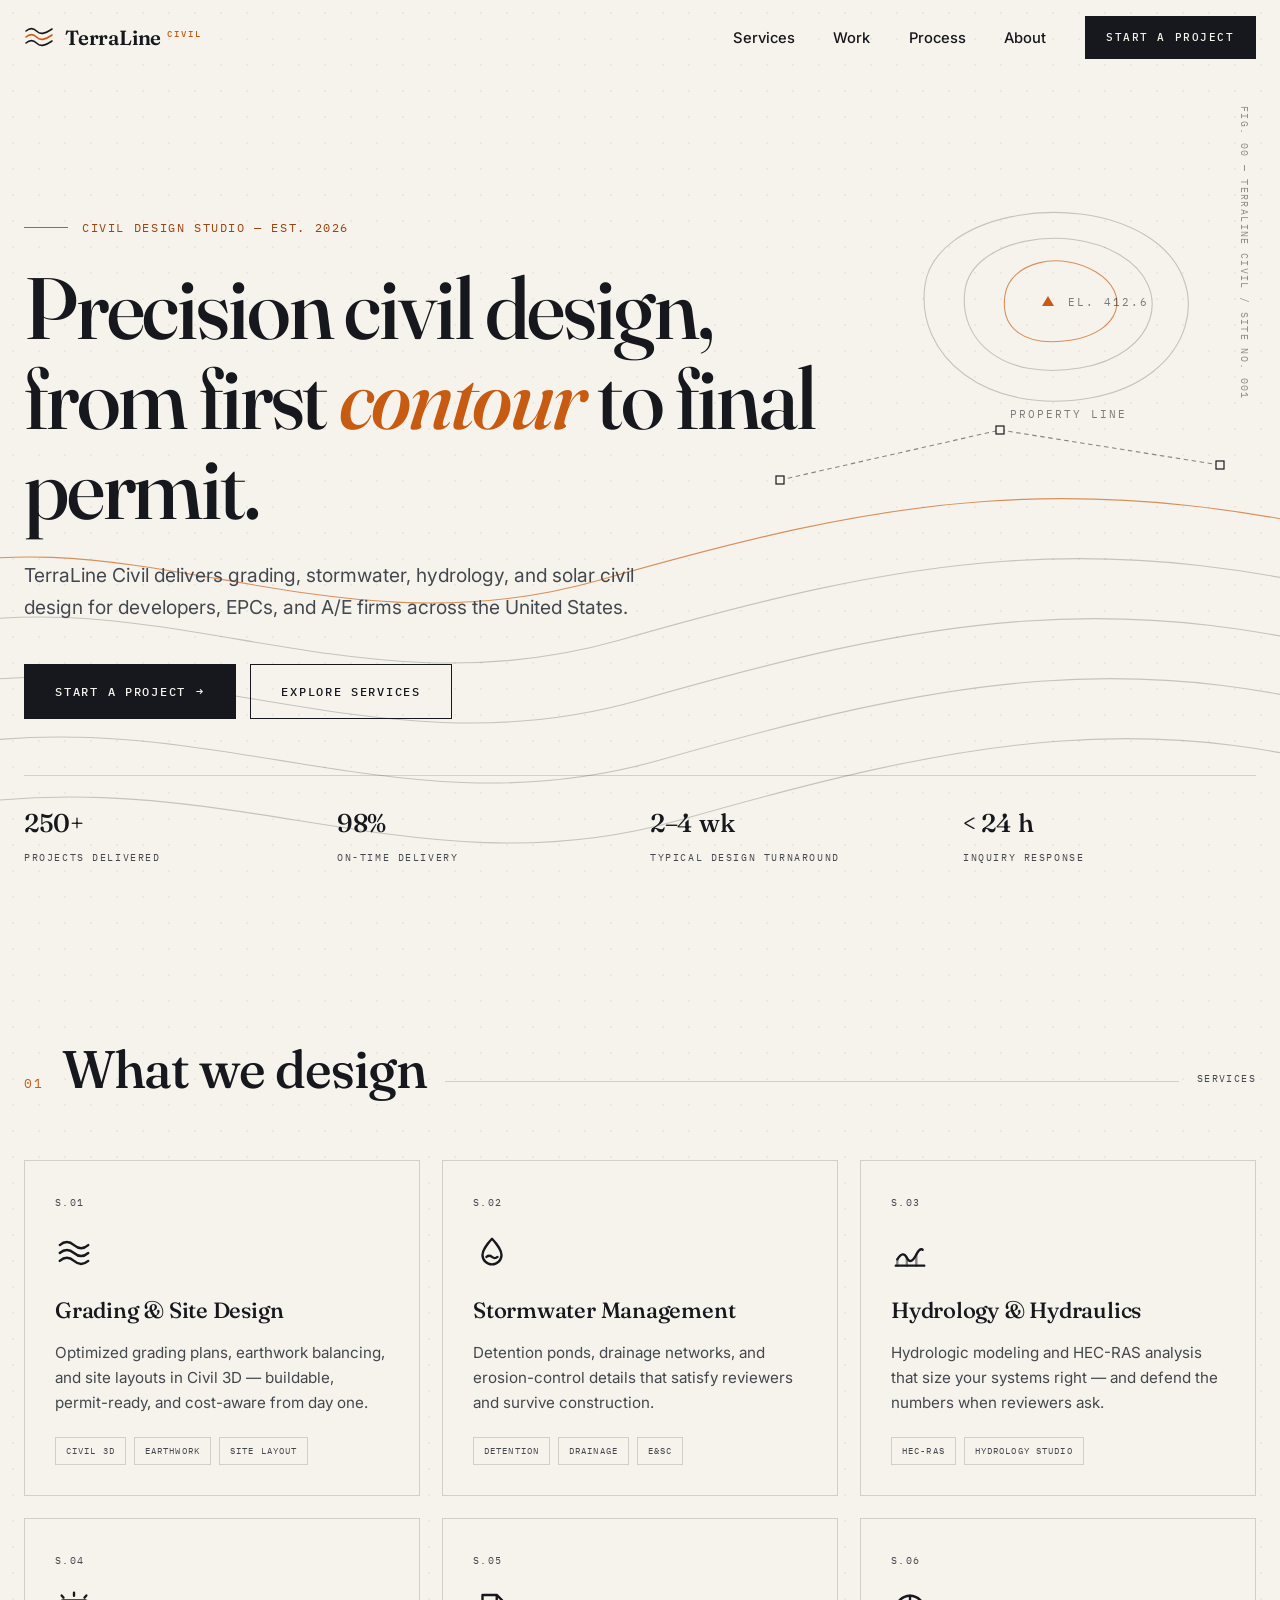
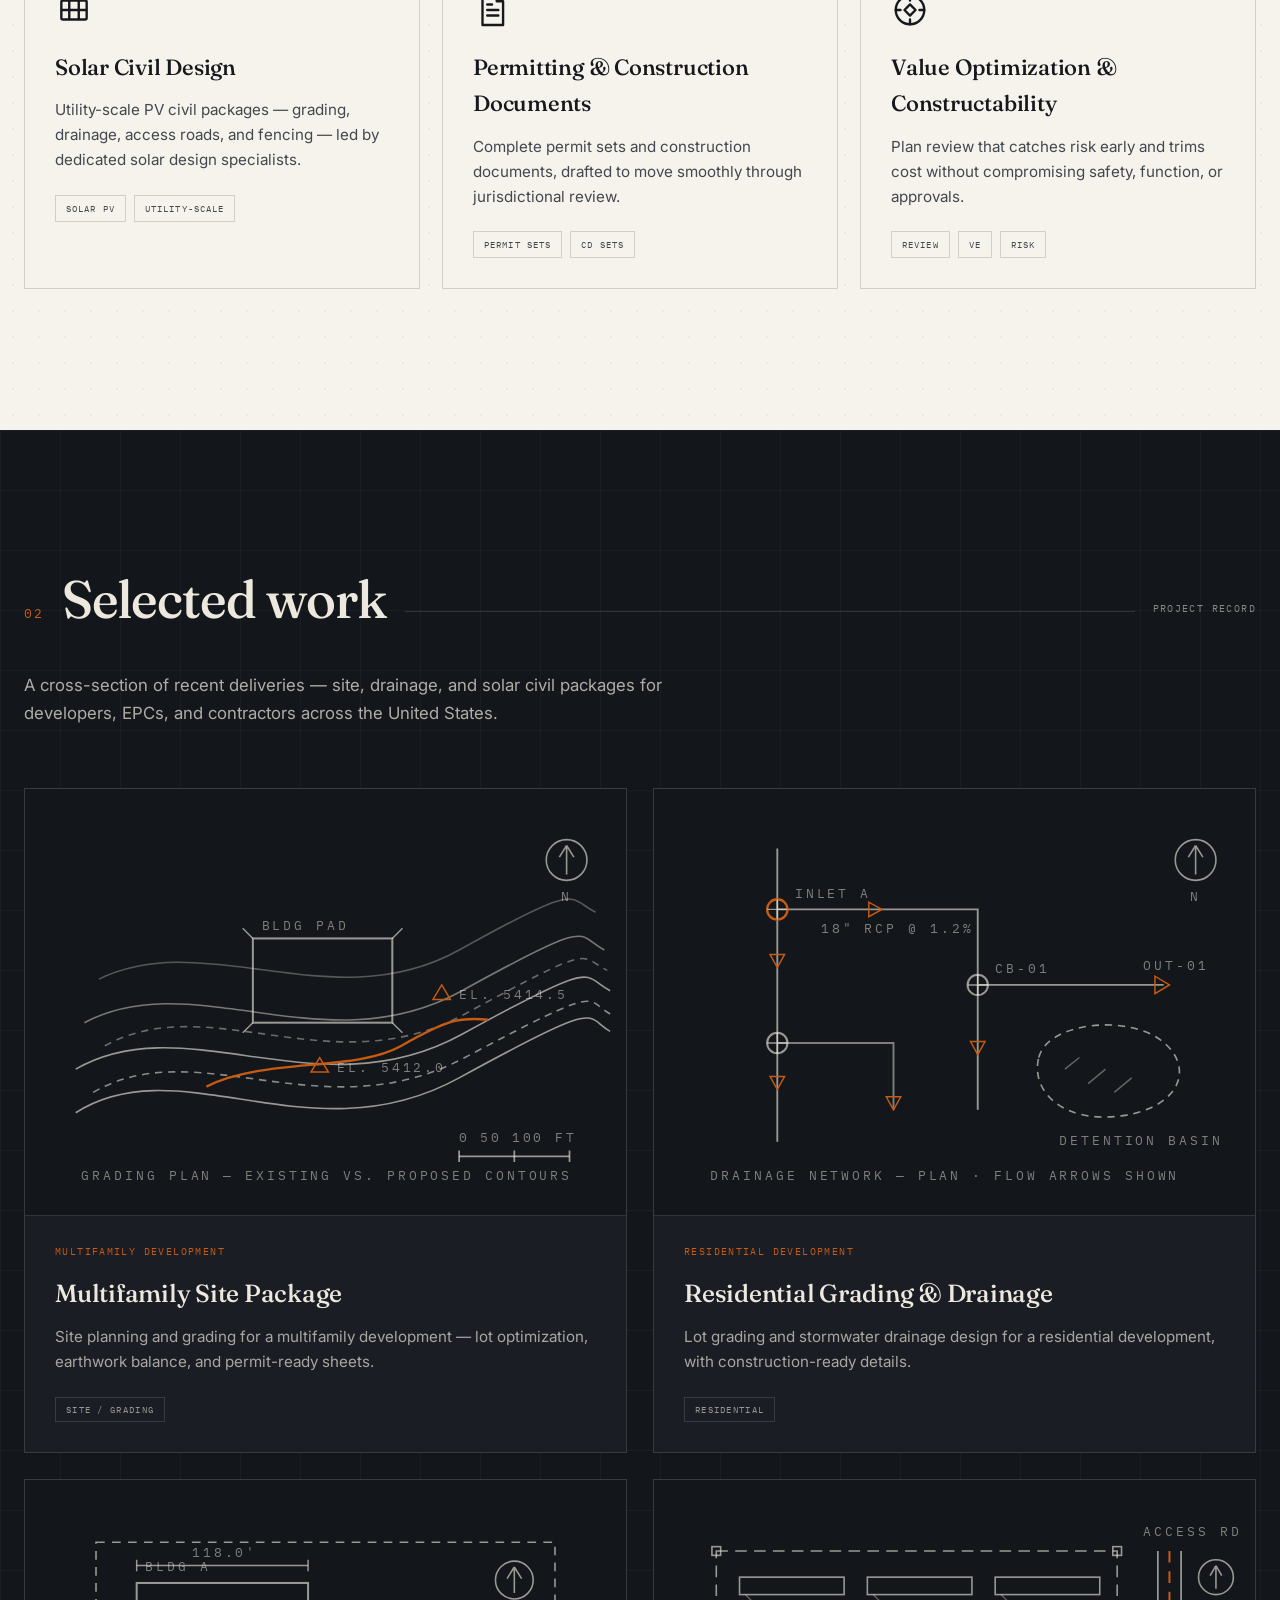
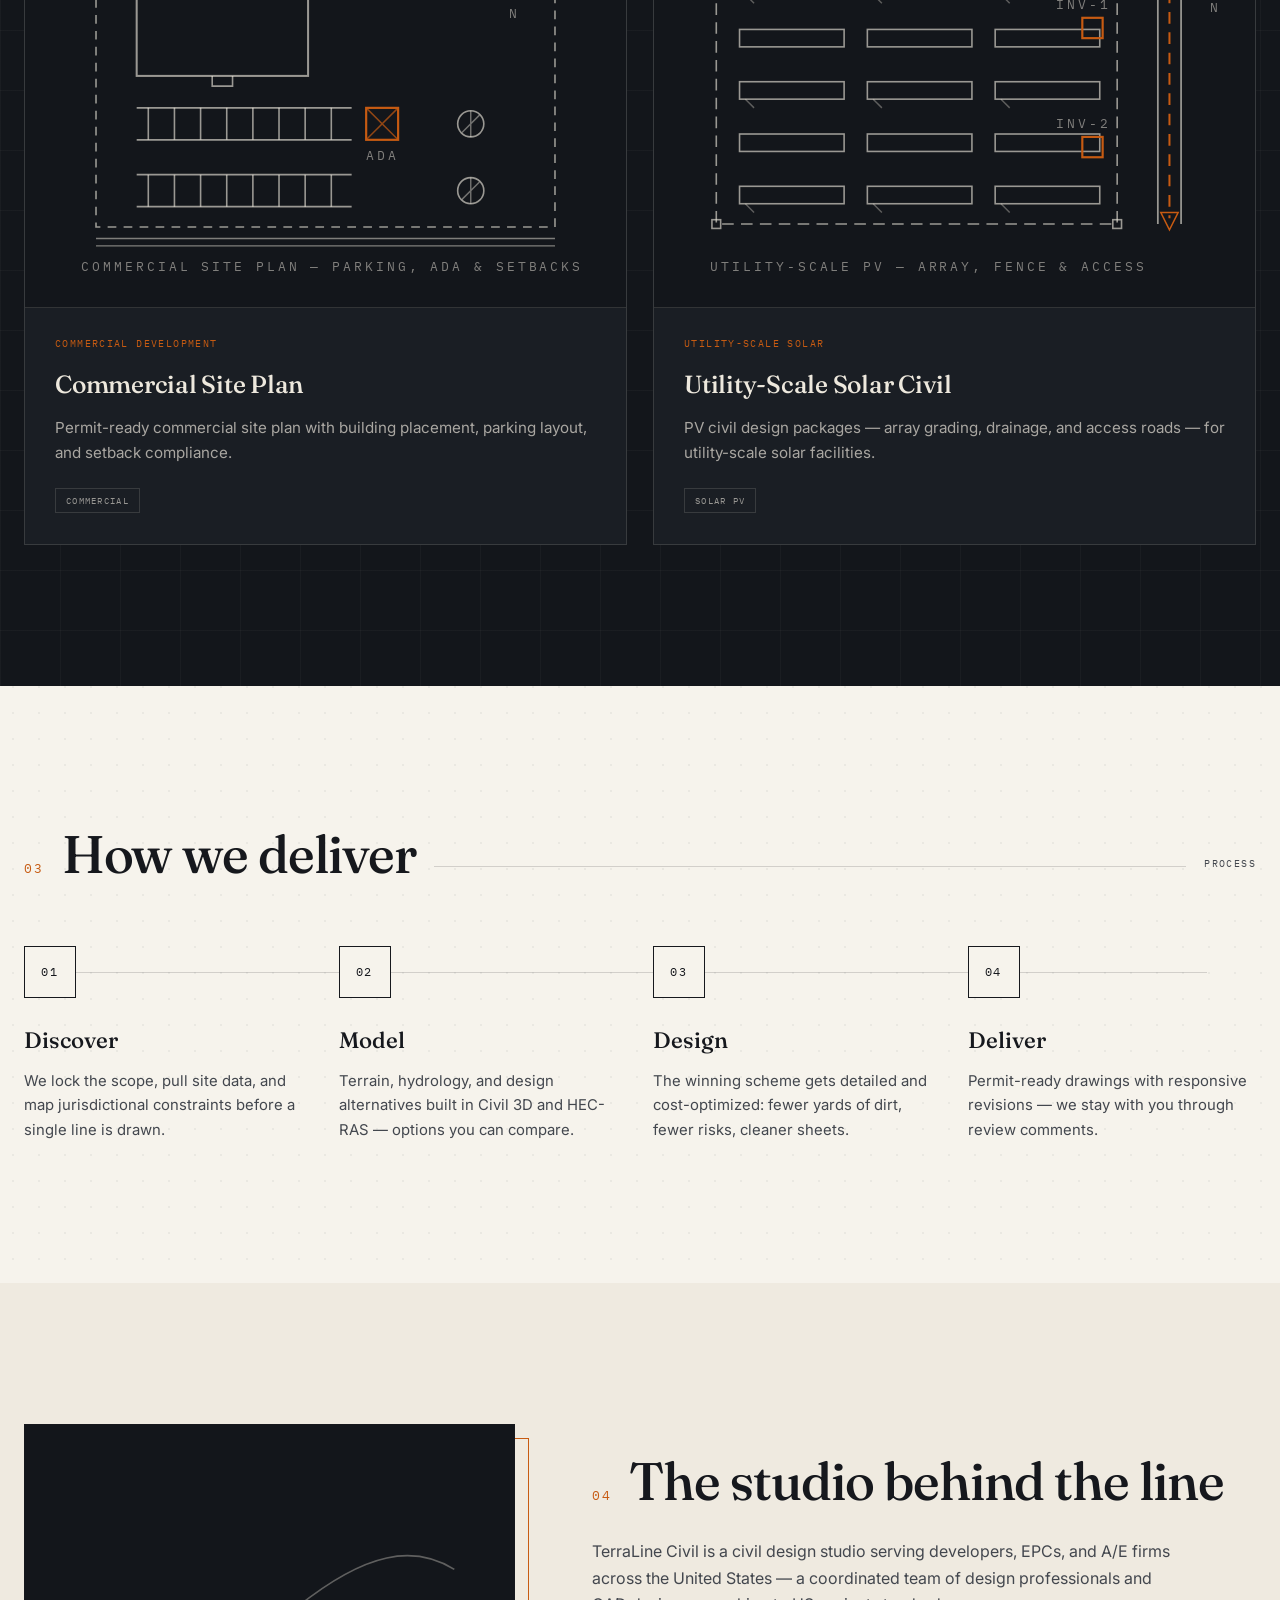
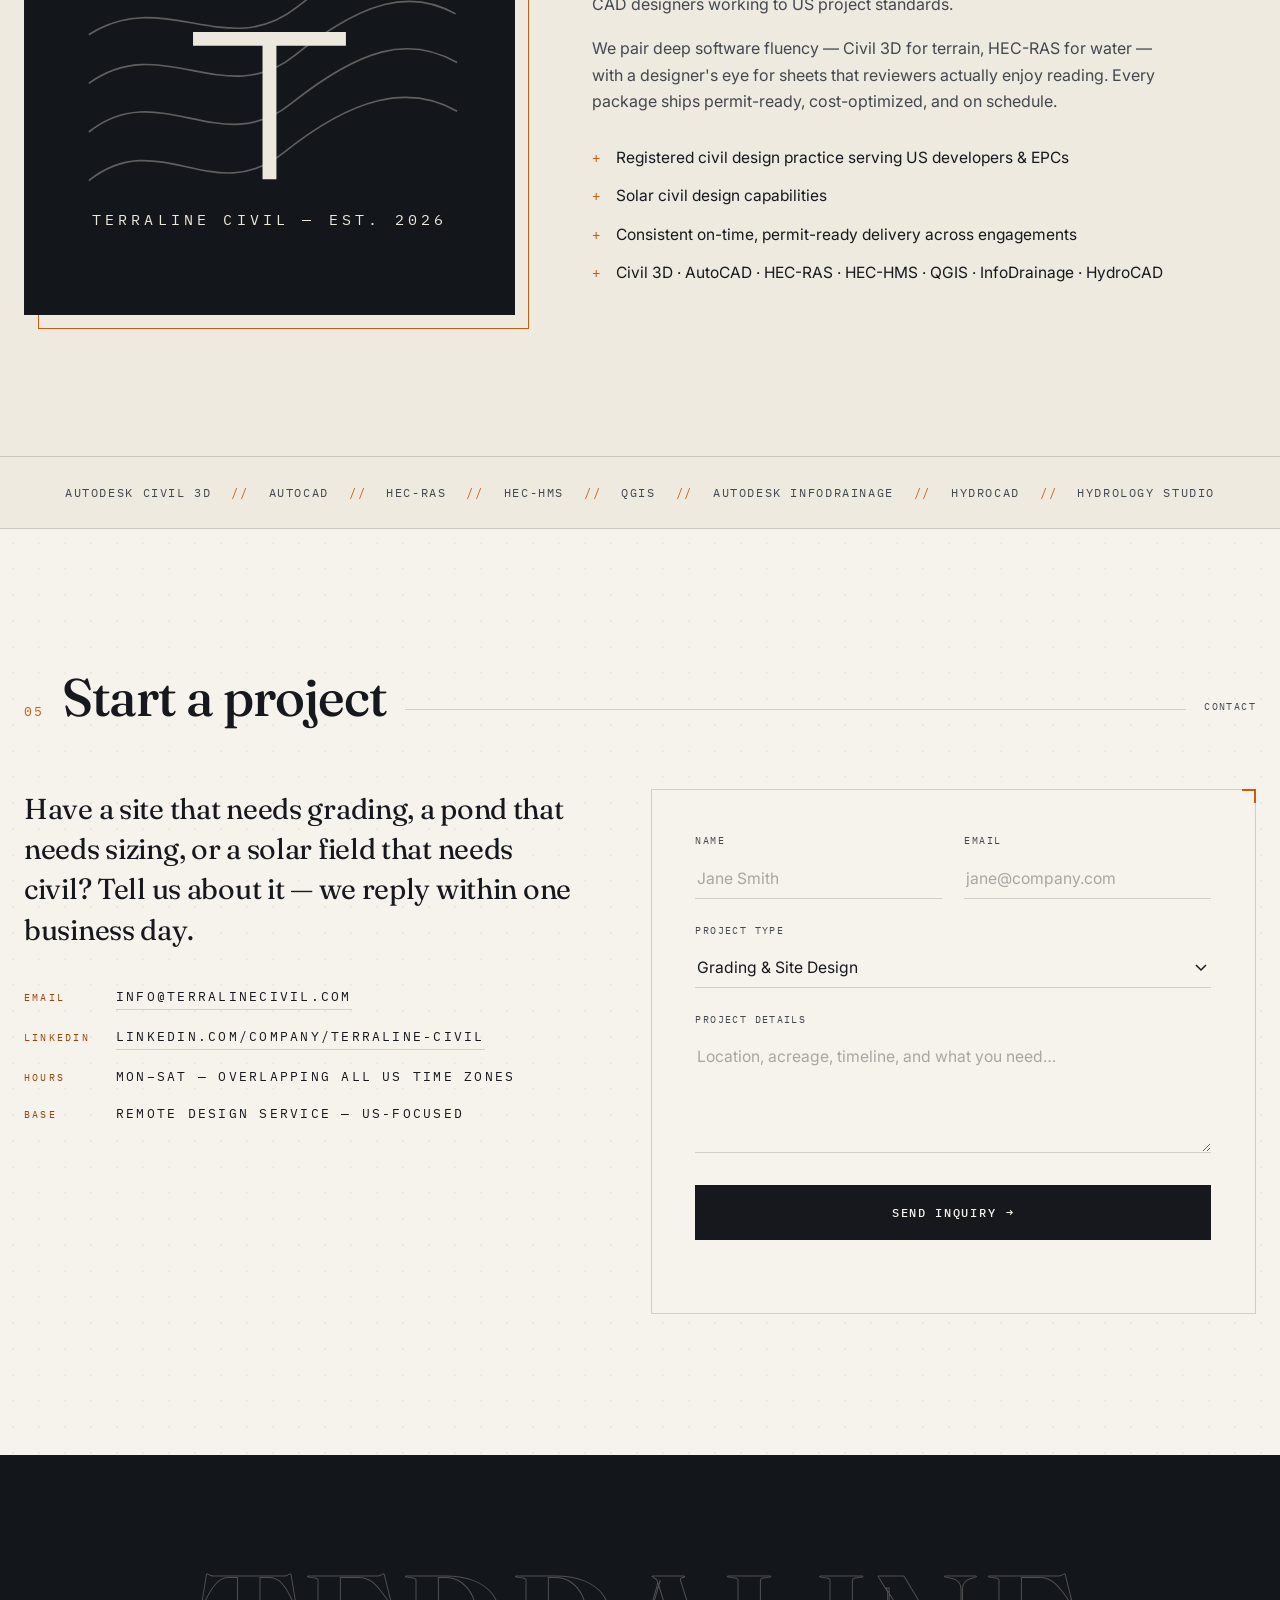
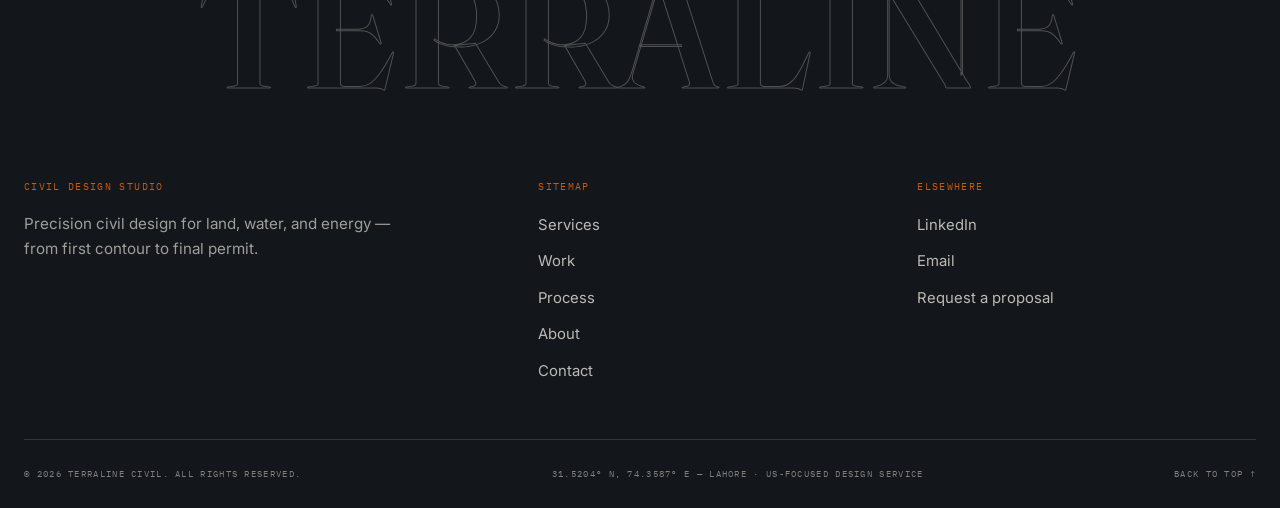
<file: index.html>
<!DOCTYPE html>
<html lang="en">
<head>
  <meta charset="UTF-8">
  <meta name="viewport" content="width=device-width, initial-scale=1.0">
  <link rel="canonical" href="https://terralinecivil.com/">
  <title>TerraLine Civil — Precision Civil Design Studio</title>
  <meta name="description" content="TerraLine Civil is a civil design studio delivering grading, stormwater, hydrology, and solar PV civil design for developers, EPCs, and A/E firms across the United States.">
  <meta property="og:title" content="TerraLine Civil — Precision Civil Design Studio">
  <meta property="og:description" content="Grading, stormwater, hydrology, and solar civil design — from first contour to final permit.">
  <meta property="og:type" content="website">
  <meta property="og:image" content="assets/og-image.png">
  <link rel="icon" type="image/svg+xml" href="assets/favicon.svg">
  <link rel="preconnect" href="https://fonts.googleapis.com">
  <link rel="preconnect" href="https://fonts.gstatic.com" crossorigin>
  <link href="https://fonts.googleapis.com/css2?family=Fraunces:ital,opsz,wght@0,9..144,400;0,9..144,500;0,9..144,600;1,9..144,400;1,9..144,500&family=Inter:wght@400;500;600&family=IBM+Plex+Mono:wght@400;500&display=swap" rel="stylesheet">
  <link rel="stylesheet" href="css/styles.css">
</head>
<body>

  <!-- ============ HEADER ============ -->
  <header class="site-header" id="siteHeader">
    <div class="container header-inner">
      <a href="#home" class="brand" aria-label="TerraLine Civil — home">
        <svg class="brand-mark" width="30" height="30" viewBox="0 0 30 30" fill="none" aria-hidden="true">
          <path d="M2 21c4-3.5 7-3.5 10.5 0S20 24.5 28 19" stroke="currentColor" stroke-width="1.6" stroke-linecap="round"/>
          <path d="M2 15c4-3.5 7-3.5 10.5 0S20 18.5 28 13" stroke="var(--accent)" stroke-width="1.6" stroke-linecap="round"/>
          <path d="M2 9c4-3.5 7-3.5 10.5 0S20 12.5 28 7" stroke="currentColor" stroke-width="1.6" stroke-linecap="round"/>
        </svg>
        <span class="brand-text">TerraLine<span class="brand-sub">Civil</span></span>
      </a>

      <nav class="site-nav" aria-label="Primary">
        <ul class="nav-list">
          <li><a href="#services" class="nav-link">Services</a></li>
          <li><a href="#work" class="nav-link">Work</a></li>
          <li><a href="#process" class="nav-link">Process</a></li>
          <li><a href="#about" class="nav-link">About</a></li>
          <li><a href="#contact" class="btn btn-small btn-solid">Start a project</a></li>
        </ul>
      </nav>

      <button class="menu-btn" id="menuBtn" aria-expanded="false" aria-controls="mobileMenu" aria-label="Toggle menu">
        <span></span><span></span><span></span>
      </button>
    </div>
  </header>

  <!-- Mobile overlay menu -->
  <div class="mobile-menu" id="mobileMenu" aria-hidden="true">
    <nav aria-label="Mobile">
      <ul>
        <li><a href="#services" class="mobile-link">Services</a></li>
        <li><a href="#work" class="mobile-link">Work</a></li>
        <li><a href="#process" class="mobile-link">Process</a></li>
        <li><a href="#about" class="mobile-link">About</a></li>
        <li><a href="#contact" class="mobile-link">Contact</a></li>
      </ul>
    </nav>
    <p class="mobile-menu-meta mono">TERRALINE CIVIL — LAHORE · SERVICING THE US</p>
  </div>

  <main>

    <!-- ============ HERO ============ -->
    <section class="hero" id="home">
      <svg class="hero-contours" viewBox="0 0 1440 900" preserveAspectRatio="xMidYMid slice" aria-hidden="true">
        <!-- flowing contours -->
        <g class="contour-group">
          <path pathLength="1000" d="M-40 640 C 220 560, 420 720, 700 640 S 1180 520, 1500 610"/>
          <path pathLength="1000" d="M-40 700 C 240 620, 440 780, 720 700 S 1200 580, 1500 670"/>
          <path pathLength="1000" d="M-40 760 C 260 680, 460 840, 740 760 S 1220 640, 1500 730"/>
          <path pathLength="1000" d="M-40 820 C 280 740, 480 900, 760 820 S 1240 700, 1500 790"/>
          <path pathLength="1000" class="accent-line" d="M-40 580 C 200 500, 400 660, 680 580 S 1160 460, 1500 550"/>
        </g>
        <!-- topo hill, upper right -->
        <g class="hill-group">
          <path pathLength="1000" d="M1005 285 C 1015 215, 1150 190, 1225 235 C 1300 280, 1275 380, 1170 398 C 1065 416, 995 355, 1005 285 Z"/>
          <path pathLength="1000" d="M1045 290 C 1052 240, 1145 222, 1200 255 C 1255 288, 1238 355, 1160 368 C 1082 381, 1038 340, 1045 290 Z"/>
          <path pathLength="1000" class="accent-line" d="M1085 295 C 1090 262, 1140 250, 1176 272 C 1212 294, 1200 332, 1152 340 C 1104 348, 1080 328, 1085 295 Z"/>
          <path class="spot-el" d="M1128 296 l6 10 h-12 Z"/>
          <text class="contour-label" x="1148" y="306">EL. 412.6</text>
        </g>
        <!-- property line -->
        <g class="pl-group">
          <path pathLength="1000" class="property-line" d="M860 480 L 1080 430 L 1300 465"/>
          <rect class="pl-node" x="856" y="476" width="8" height="8"/>
          <rect class="pl-node" x="1076" y="426" width="8" height="8"/>
          <rect class="pl-node" x="1296" y="461" width="8" height="8"/>
          <text class="contour-label" x="1090" y="418">PROPERTY LINE</text>
        </g>
      </svg>

      <div class="container hero-inner">
        <p class="eyebrow mono reveal">Civil Design Studio — Est. 2026</p>
        <h1 class="hero-title reveal" data-delay="1">
          Precision civil design, from first <em>contour</em> to final permit.
        </h1>
        <p class="hero-sub reveal" data-delay="2">
          TerraLine Civil delivers grading, stormwater, hydrology, and solar civil
          design for developers, EPCs, and A/E firms across the United States.
        </p>
        <div class="hero-cta reveal" data-delay="3">
          <a href="#contact" class="btn btn-solid">Start a project <span class="btn-arrow" aria-hidden="true">→</span></a>
          <a href="#services" class="btn btn-ghost">Explore services</a>
        </div>
      </div>

      <div class="container hero-stats reveal" data-delay="4">
        <div class="stat">
          <span class="stat-value">250+</span>
          <span class="stat-label mono">Projects delivered</span>
        </div>
        <div class="stat">
          <span class="stat-value">98%</span>
          <span class="stat-label mono">On-time delivery</span>
        </div>
        <div class="stat">
          <span class="stat-value">2–4 wk</span>
          <span class="stat-label mono">Typical design turnaround</span>
        </div>
        <div class="stat">
          <span class="stat-value">&lt; 24 h</span>
          <span class="stat-label mono">Inquiry response</span>
        </div>
      </div>

      <div class="hero-fig mono" aria-hidden="true">FIG. 00 — TERRALINE CIVIL / SITE NO. 001</div>
    </section>

    <!-- ============ SERVICES ============ -->
    <section class="section" id="services">
      <div class="container">
        <div class="section-head reveal">
          <span class="section-index mono">01</span>
          <h2>What we design</h2>
          <span class="section-rule" aria-hidden="true"></span>
          <span class="section-tag mono">SERVICES</span>
        </div>

        <div class="services-grid" data-stagger>
          <article class="card reveal">
            <div class="card-num mono">S.01</div>
            <svg class="card-icon" viewBox="0 0 24 24" fill="none" aria-hidden="true">
              <path d="M3 17c3-2.6 6-2.6 9 0s6 2.6 9 0" stroke="currentColor" stroke-width="1.5" stroke-linecap="round"/>
              <path d="M3 12c3-2.6 6-2.6 9 0s6 2.6 9 0" stroke="currentColor" stroke-width="1.5" stroke-linecap="round"/>
              <path d="M3 7c3-2.6 6-2.6 9 0s6 2.6 9 0" stroke="currentColor" stroke-width="1.5" stroke-linecap="round"/>
            </svg>
            <h3>Grading &amp; Site Design</h3>
            <p>Optimized grading plans, earthwork balancing, and site layouts in Civil&nbsp;3D — buildable, permit-ready, and cost-aware from day one.</p>
            <div class="card-tags mono"><span>Civil 3D</span><span>Earthwork</span><span>Site layout</span></div>
          </article>

          <article class="card reveal">
            <div class="card-num mono">S.02</div>
            <svg class="card-icon" viewBox="0 0 24 24" fill="none" aria-hidden="true">
              <path d="M12 3s6 6.2 6 10.2A6 6 0 0 1 6 13.2C6 9.2 12 3 12 3Z" stroke="currentColor" stroke-width="1.5" stroke-linejoin="round"/>
              <path d="M8.5 14.5c1.2-1 2.3-1 3.5 0s2.3 1 3.5 0" stroke="currentColor" stroke-width="1.5" stroke-linecap="round"/>
            </svg>
            <h3>Stormwater Management</h3>
            <p>Detention ponds, drainage networks, and erosion-control details that satisfy reviewers and survive construction.</p>
            <div class="card-tags mono"><span>Detention</span><span>Drainage</span><span>E&amp;SC</span></div>
          </article>

          <article class="card reveal">
            <div class="card-num mono">S.03</div>
            <svg class="card-icon" viewBox="0 0 24 24" fill="none" aria-hidden="true">
              <path d="M3 20h18" stroke="currentColor" stroke-width="1.5" stroke-linecap="round"/>
              <path d="M4 16c2.5-4 4.5-4 6-1s3.5 3 6-2 4-3 4-3" stroke="currentColor" stroke-width="1.5" stroke-linecap="round"/>
              <path d="M4 16v4M10 15v5M16 13v7" stroke="currentColor" stroke-width="1.5" stroke-linecap="round" opacity=".5"/>
            </svg>
            <h3>Hydrology &amp; Hydraulics</h3>
            <p>Hydrologic modeling and HEC-RAS analysis that size your systems right — and defend the numbers when reviewers ask.</p>
            <div class="card-tags mono"><span>HEC-RAS</span><span>Hydrology Studio</span></div>
          </article>

          <article class="card reveal">
            <div class="card-num mono">S.04</div>
            <svg class="card-icon" viewBox="0 0 24 24" fill="none" aria-hidden="true">
              <rect x="4" y="6" width="16" height="12" rx="1" stroke="currentColor" stroke-width="1.5"/>
              <path d="M4 12h16M9 6v12M15 6v12" stroke="currentColor" stroke-width="1.5"/>
              <path d="M12 1v2M4.2 2.8l1.2 1.4M19.8 2.8l-1.2 1.4" stroke="currentColor" stroke-width="1.5" stroke-linecap="round"/>
            </svg>
            <h3>Solar Civil Design</h3>
            <p>Utility-scale PV civil packages — grading, drainage, access roads, and fencing — led by dedicated solar design specialists.</p>
            <div class="card-tags mono"><span>Solar PV</span><span>Utility-scale</span></div>
          </article>

          <article class="card reveal">
            <div class="card-num mono">S.05</div>
            <svg class="card-icon" viewBox="0 0 24 24" fill="none" aria-hidden="true">
              <path d="M6 2.5h9l4 4V21.5H6Z" stroke="currentColor" stroke-width="1.5" stroke-linejoin="round"/>
              <path d="M15 2.5v4h4" stroke="currentColor" stroke-width="1.5" stroke-linejoin="round"/>
              <path d="M9 12h7M9 15.5h7M9 8.5h3" stroke="currentColor" stroke-width="1.5" stroke-linecap="round"/>
            </svg>
            <h3>Permitting &amp; Construction Documents</h3>
            <p>Complete permit sets and construction documents, drafted to move smoothly through jurisdictional review.</p>
            <div class="card-tags mono"><span>Permit sets</span><span>CD sets</span></div>
          </article>

          <article class="card reveal">
            <div class="card-num mono">S.06</div>
            <svg class="card-icon" viewBox="0 0 24 24" fill="none" aria-hidden="true">
              <circle cx="12" cy="12" r="9" stroke="currentColor" stroke-width="1.5"/>
              <path d="M12 3v3M12 18v3M3 12h3M18 12h3" stroke="currentColor" stroke-width="1.5" stroke-linecap="round"/>
              <path d="M12 8.5 15.5 12 12 15.5 8.5 12Z" stroke="currentColor" stroke-width="1.5" stroke-linejoin="round"/>
            </svg>
            <h3>Value Optimization &amp; Constructability</h3>
            <p>Plan review that catches risk early and trims cost without compromising safety, function, or approvals.</p>
            <div class="card-tags mono"><span>Review</span><span>VE</span><span>Risk</span></div>
          </article>
        </div>
      </div>
    </section>

    <!-- ============ WORK ============ -->
    <section class="section section-dark" id="work">
      <div class="container">
        <div class="section-head reveal">
          <span class="section-index mono">02</span>
          <h2>Selected work</h2>
          <span class="section-rule" aria-hidden="true"></span>
          <span class="section-tag mono">PROJECT RECORD</span>
        </div>
        <p class="section-lede reveal">
          A cross-section of recent deliveries — site, drainage, and solar civil packages
          for developers, EPCs, and contractors across the United States.
        </p>

        <div class="work-grid" data-stagger>

          <article class="work-card reveal">
            <figure class="work-fig" aria-hidden="true">
              <svg viewBox="0 0 400 280" fill="none">
                <!-- existing contours (solid) -->
                <path d="M28 216 C 100 170, 190 248, 292 192 S 378 150, 396 160" stroke="currentColor" stroke-width="1.1"/>
                <path d="M28 186 C 104 142, 196 216, 294 162 S 376 122, 396 132" stroke="currentColor" stroke-width="1.1"/>
                <path d="M34 154 C 110 114, 200 184, 294 132 S 372 94, 392 104" stroke="currentColor" stroke-width="1.1" opacity=".75"/>
                <path d="M44 124 C 118 88, 206 152, 292 104 S 366 68, 386 78" stroke="currentColor" stroke-width="1.1" opacity=".5"/>
                <!-- proposed contours (dashed) -->
                <path d="M40 202 C 112 160, 198 230, 296 178 S 378 138, 396 148" stroke="currentColor" stroke-width="1.1" stroke-dasharray="5 4" opacity=".9"/>
                <path d="M48 170 C 120 130, 204 198, 296 148 S 374 108, 394 118" stroke="currentColor" stroke-width="1.1" stroke-dasharray="5 4" opacity=".65"/>
                <!-- building pad with corner ticks -->
                <rect x="150" y="96" width="96" height="58" stroke="currentColor" stroke-width="1.4"/>
                <path d="M150 96 l-7 -7 M246 96 l7 -7 M150 154 l-7 7 M246 154 l7 7" stroke="currentColor" stroke-width="1"/>
                <text class="fig-label" x="156" y="90">BLDG PAD</text>
                <!-- proposed grade + spot elevations -->
                <path class="accent-stroke" d="M118 198 C 158 178, 220 188, 252 170 S 292 150, 312 152" stroke-width="1.6"/>
                <path class="accent-stroke" d="M196 178 l6 10 h-12 Z"/>
                <text class="fig-label" x="208" y="188">EL. 5412.0</text>
                <path class="accent-stroke" d="M280 128 l6 10 h-12 Z"/>
                <text class="fig-label" x="292" y="138">EL. 5414.5</text>
                <!-- north arrow -->
                <g stroke="currentColor" stroke-width="1.1">
                  <circle cx="366" cy="42" r="14"/>
                  <path d="M366 52 V 32 M366 32 l-5 8 M366 32 l5 8"/>
                </g>
                <text class="fig-label" x="362" y="70">N</text>
                <!-- scale bar -->
                <g stroke="currentColor" stroke-width="1.2">
                  <path d="M292 246 h76"/>
                  <path d="M292 242 v8 M330 242 v8 M368 242 v8"/>
                </g>
                <text class="fig-label" x="292" y="236">0&#8194;50&#8194;100 FT</text>
                <text class="fig-label" x="32" y="262">GRADING PLAN — EXISTING VS. PROPOSED CONTOURS</text>
              </svg>
            </figure>
            <div class="work-meta">
              <span class="work-loc mono">Multifamily Development</span>
              <h3>Multifamily Site Package</h3>
              <p>Site planning and grading for a multifamily development — lot optimization, earthwork balance, and permit-ready sheets.</p>
              <span class="work-type mono">Site / Grading</span>
            </div>
          </article>

          <article class="work-card reveal">
            <figure class="work-fig" aria-hidden="true">
              <svg viewBox="0 0 400 280" fill="none">
                <!-- pipe runs -->
                <path d="M78 34 V 236" stroke="currentColor" stroke-width="1.3"/>
                <path d="M78 76 H 216 V 128 H 344" stroke="currentColor" stroke-width="1.3"/>
                <path d="M216 128 V 214" stroke="currentColor" stroke-width="1.3"/>
                <path d="M78 168 H 158 V 214" stroke="currentColor" stroke-width="1.3" opacity=".8"/>
                <!-- flow arrows -->
                <path class="accent-stroke" d="M78 116 l-5 -9 h10 Z"/>
                <path class="accent-stroke" d="M78 200 l-5 -9 h10 Z"/>
                <path class="accent-stroke" d="M150 76 l-9 -5 v10 Z"/>
                <path class="accent-stroke" d="M216 176 l-5 -9 h10 Z"/>
                <path class="accent-stroke" d="M158 214 l-5 -9 h10 Z"/>
                <path class="accent-stroke" d="M348 128 l-10 -6 v12 Z"/>
                <!-- structures -->
                <circle cx="78" cy="76" r="7" class="accent-stroke" stroke-width="1.6"/>
                <path d="M71 76 h14 M78 69 v14" stroke="currentColor" stroke-width="1"/>
                <circle cx="78" cy="168" r="7" stroke="currentColor" stroke-width="1.4"/>
                <path d="M71 168 h14 M78 161 v14" stroke="currentColor" stroke-width="1"/>
                <circle cx="216" cy="128" r="7" stroke="currentColor" stroke-width="1.4"/>
                <path d="M209 128 h14 M216 121 v14" stroke="currentColor" stroke-width="1"/>
                <text class="fig-label" x="228" y="120">CB-01</text>
                <text class="fig-label" x="90" y="68">INLET A</text>
                <text class="fig-label" x="330" y="118">OUT-01</text>
                <!-- pipe label -->
                <text class="fig-label" x="108" y="92">18" RCP @ 1.2%</text>
                <!-- detention basin -->
                <path d="M258 178 C 264 154, 318 148, 342 166 C 366 184, 356 212, 316 218 C 276 224, 252 202, 258 178 Z" stroke="currentColor" stroke-width="1.1" stroke-dasharray="5 4"/>
                <path d="M276 186 l10 -8 M292 196 l12 -10 M310 202 l12 -10" stroke="currentColor" stroke-width="1" opacity=".6"/>
                <text class="fig-label" x="272" y="238">DETENTION BASIN</text>
                <!-- north arrow -->
                <g stroke="currentColor" stroke-width="1.1">
                  <circle cx="366" cy="42" r="14"/>
                  <path d="M366 52 V 32 M366 32 l-5 8 M366 32 l5 8"/>
                </g>
                <text class="fig-label" x="362" y="70">N</text>
                <text class="fig-label" x="32" y="262">DRAINAGE NETWORK — PLAN · FLOW ARROWS SHOWN</text>
              </svg>
            </figure>
            <div class="work-meta">
              <span class="work-loc mono">Residential Development</span>
              <h3>Residential Grading &amp; Drainage</h3>
              <p>Lot grading and stormwater drainage design for a residential development, with construction-ready details.</p>
              <span class="work-type mono">Residential</span>
            </div>
          </article>

          <article class="work-card reveal">
            <figure class="work-fig" aria-hidden="true">
              <svg viewBox="0 0 400 280" fill="none">
                <!-- setback / property line -->
                <rect x="42" y="36" width="316" height="196" stroke="currentColor" stroke-width="1.1" stroke-dasharray="6 5"/>
                <!-- building with entry tick -->
                <rect x="70" y="64" width="118" height="64" stroke="currentColor" stroke-width="1.4"/>
                <path d="M122 128 v7 h14 v-7" stroke="currentColor" stroke-width="1.1"/>
                <text class="fig-label" x="76" y="56">BLDG A</text>
                <!-- dimension line -->
                <g stroke="currentColor" stroke-width="1">
                  <path d="M70 52 H 188"/>
                  <path d="M70 48 v8 M188 48 v8"/>
                </g>
                <text class="fig-label" x="108" y="46">118.0'</text>
                <!-- parking: two rows + drive aisle -->
                <path d="M70 150 H 218 M70 172 H 218" stroke="currentColor" stroke-width="1.2"/>
                <path d="M70 196 H 218 M70 218 H 218" stroke="currentColor" stroke-width="1.2"/>
                <path d="M78 150v22M96 150v22M114 150v22M132 150v22M150 150v22M168 150v22M186 150v22M204 150v22" stroke="currentColor" stroke-width="1.1"/>
                <path d="M78 196v22M96 196v22M114 196v22M132 196v22M150 196v22M168 196v22M186 196v22M204 196v22" stroke="currentColor" stroke-width="1.1"/>
                <!-- ADA stalls -->
                <rect x="228" y="150" width="22" height="22" class="accent-stroke" stroke-width="1.5"/>
                <path class="accent-stroke" d="M228 150 l22 22 M250 150 l-22 22" stroke-width="1" opacity=".7"/>
                <text class="fig-label" x="228" y="186">ADA</text>
                <!-- landscape islands -->
                <circle cx="300" cy="161" r="9" stroke="currentColor" stroke-width="1.1"/>
                <path d="M294 167 l12 -12 M300 152 v18" stroke="currentColor" stroke-width="1" opacity=".7"/>
                <circle cx="300" cy="207" r="9" stroke="currentColor" stroke-width="1.1"/>
                <path d="M294 213 l12 -12 M300 198 v18" stroke="currentColor" stroke-width="1" opacity=".7"/>
                <!-- sidewalk -->
                <path d="M42 240 H 358 M42 245 H 358" stroke="currentColor" stroke-width="1" opacity=".8"/>
                <!-- north arrow -->
                <g stroke="currentColor" stroke-width="1.1">
                  <circle cx="330" cy="62" r="13"/>
                  <path d="M330 71 V 53 M330 53 l-5 8 M330 53 l5 8"/>
                </g>
                <text class="fig-label" x="326" y="88">N</text>
                <text class="fig-label" x="32" y="262">COMMERCIAL SITE PLAN — PARKING, ADA &amp; SETBACKS</text>
              </svg>
            </figure>
            <div class="work-meta">
              <span class="work-loc mono">Commercial Development</span>
              <h3>Commercial Site Plan</h3>
              <p>Permit-ready commercial site plan with building placement, parking layout, and setback compliance.</p>
              <span class="work-type mono">Commercial</span>
            </div>
          </article>

          <article class="work-card reveal">
            <figure class="work-fig" aria-hidden="true">
              <svg viewBox="0 0 400 280" fill="none">
                <!-- fence perimeter with corner posts -->
                <rect x="36" y="42" width="276" height="188" stroke="currentColor" stroke-width="1.1" stroke-dasharray="8 5"/>
                <rect x="33" y="39" width="6" height="6" stroke="currentColor" stroke-width="1.1"/>
                <rect x="309" y="39" width="6" height="6" stroke="currentColor" stroke-width="1.1"/>
                <rect x="33" y="227" width="6" height="6" stroke="currentColor" stroke-width="1.1"/>
                <rect x="309" y="227" width="6" height="6" stroke="currentColor" stroke-width="1.1"/>
                <!-- panel table blocks: 3 cols x 4 rows -->
                <g stroke="currentColor" stroke-width="1.1">
                  <rect x="52" y="60" width="72" height="12"/><rect x="52" y="96" width="72" height="12"/><rect x="52" y="132" width="72" height="12"/><rect x="52" y="168" width="72" height="12"/><rect x="52" y="204" width="72" height="12"/>
                  <rect x="140" y="60" width="72" height="12"/><rect x="140" y="96" width="72" height="12"/><rect x="140" y="132" width="72" height="12"/><rect x="140" y="168" width="72" height="12"/><rect x="140" y="204" width="72" height="12"/>
                  <rect x="228" y="60" width="72" height="12"/><rect x="228" y="96" width="72" height="12"/><rect x="228" y="132" width="72" height="12"/><rect x="228" y="168" width="72" height="12"/><rect x="228" y="204" width="72" height="12"/>
                </g>
                <!-- tilt ticks -->
                <g stroke="currentColor" stroke-width="1" opacity=".55">
                  <path d="M56 72 l6 6 M144 72 l6 6 M232 72 l6 6 M56 144 l6 6 M144 144 l6 6 M232 144 l6 6 M56 216 l6 6 M144 216 l6 6 M232 216 l6 6"/>
                </g>
                <!-- inverter pads -->
                <rect x="288" y="88" width="14" height="14" class="accent-stroke" stroke-width="1.5"/>
                <text class="fig-label" x="270" y="82">INV-1</text>
                <rect x="288" y="170" width="14" height="14" class="accent-stroke" stroke-width="1.5"/>
                <text class="fig-label" x="270" y="164">INV-2</text>
                <!-- access road: edges + centerline -->
                <path d="M340 42 V 230 M356 42 V 230" stroke="currentColor" stroke-width="1.2"/>
                <path class="accent-stroke" d="M348 42 V 226" stroke-width="1.4" stroke-dasharray="8 6"/>
                <path class="accent-stroke" d="M348 234 l-6 -12 h12 Z"/>
                <text class="fig-label" x="330" y="32">ACCESS RD</text>
                <!-- north arrow -->
                <g stroke="currentColor" stroke-width="1.1">
                  <circle cx="380" cy="60" r="12"/>
                  <path d="M380 68 V 52 M380 52 l-4 7 M380 52 l4 7"/>
                </g>
                <text class="fig-label" x="376" y="84">N</text>
                <text class="fig-label" x="32" y="262">UTILITY-SCALE PV — ARRAY, FENCE &amp; ACCESS</text>
              </svg>
            </figure>
            <div class="work-meta">
              <span class="work-loc mono">Utility-Scale Solar</span>
              <h3>Utility-Scale Solar Civil</h3>
              <p>PV civil design packages — array grading, drainage, and access roads — for utility-scale solar facilities.</p>
              <span class="work-type mono">Solar PV</span>
            </div>
          </article>

        </div>
      </div>
    </section>

    <!-- ============ PROCESS ============ -->
    <section class="section" id="process">
      <div class="container">
        <div class="section-head reveal">
          <span class="section-index mono">03</span>
          <h2>How we deliver</h2>
          <span class="section-rule" aria-hidden="true"></span>
          <span class="section-tag mono">PROCESS</span>
        </div>

        <ol class="process-grid" data-stagger>
          <li class="process-step reveal">
            <span class="step-node mono">01</span>
            <h3>Discover</h3>
            <p>We lock the scope, pull site data, and map jurisdictional constraints before a single line is drawn.</p>
          </li>
          <li class="process-step reveal">
            <span class="step-node mono">02</span>
            <h3>Model</h3>
            <p>Terrain, hydrology, and design alternatives built in Civil 3D and HEC-RAS — options you can compare.</p>
          </li>
          <li class="process-step reveal">
            <span class="step-node mono">03</span>
            <h3>Design</h3>
            <p>The winning scheme gets detailed and cost-optimized: fewer yards of dirt, fewer risks, cleaner sheets.</p>
          </li>
          <li class="process-step reveal">
            <span class="step-node mono">04</span>
            <h3>Deliver</h3>
            <p>Permit-ready drawings with responsive revisions — we stay with you through review comments.</p>
          </li>
        </ol>
      </div>
    </section>

    <!-- ============ ABOUT ============ -->
    <section class="section section-tint" id="about">
      <div class="container about-grid">
        <div class="about-visual reveal" aria-hidden="true">
          <div class="about-card">
            <svg viewBox="0 0 300 300" fill="none">
              <path d="M20 230 C 70 190, 110 250, 160 210 S 250 160, 285 180" stroke="rgba(237,232,221,.35)" stroke-width="1.2"/>
              <path d="M20 195 C 70 155, 115 215, 165 175 S 250 125, 285 145" stroke="rgba(237,232,221,.35)" stroke-width="1.2"/>
              <path d="M20 160 C 72 122, 118 180, 168 140 S 252 92, 284 110" stroke="rgba(237,232,221,.35)" stroke-width="1.2"/>
              <path d="M20 125 C 74 90, 120 145, 170 105 S 254 60, 283 78" stroke="rgba(237,232,221,.35)" stroke-width="1.2"/>
              <path d="M100 128 h100 M150 128 v96" stroke="#EDE8DD" stroke-width="10" stroke-linecap="square"/>
              <text x="150" y="262" text-anchor="middle" fill="#EDE8DD" font-family="IBM Plex Mono, monospace" font-size="11" letter-spacing="3">TERRALINE CIVIL — EST. 2026</text>
            </svg>
          </div>
        </div>

        <div class="about-copy">
          <div class="section-head reveal">
            <span class="section-index mono">04</span>
            <h2>The studio behind the line</h2>
          </div>
          <p class="reveal">
            TerraLine Civil is a civil design studio serving developers, EPCs, and A/E
            firms across the United States — a coordinated team of design professionals and CAD
            designers working to US project standards.
          </p>
          <p class="reveal">
            We pair deep software fluency — Civil 3D for terrain, HEC-RAS for water —
            with a designer's eye for sheets that reviewers actually enjoy reading.
            Every package ships permit-ready, cost-optimized, and on schedule.
          </p>
          <ul class="cred-list" data-stagger>
            <li class="reveal"><span class="cred-mark mono">+</span>Registered civil design practice serving US developers &amp; EPCs</li>
            <li class="reveal"><span class="cred-mark mono">+</span>Solar civil design capabilities</li>
            <li class="reveal"><span class="cred-mark mono">+</span>Consistent on-time, permit-ready delivery across engagements</li>
            <li class="reveal"><span class="cred-mark mono">+</span>Civil 3D · AutoCAD · HEC-RAS · HEC-HMS · QGIS · InfoDrainage · HydroCAD</li>
          </ul>
        </div>
      </div>
    </section>

    <!-- ============ TOOLS STRIP ============ -->
    <div class="tools-strip reveal" aria-label="Software and tools">
      <div class="container tools-inner mono">
        <span>Autodesk Civil 3D</span><span class="sep">//</span>
        <span>AutoCAD</span><span class="sep">//</span>
        <span>HEC-RAS</span><span class="sep">//</span>
        <span>HEC-HMS</span><span class="sep">//</span>
        <span>QGIS</span><span class="sep">//</span>
        <span>Autodesk InfoDrainage</span><span class="sep">//</span>
        <span>HydroCAD</span><span class="sep">//</span>
        <span>Hydrology Studio</span>
      </div>
    </div>

    <!-- ============ CONTACT ============ -->
    <section class="section" id="contact">
      <div class="container">
        <div class="section-head reveal">
          <span class="section-index mono">05</span>
          <h2>Start a project</h2>
          <span class="section-rule" aria-hidden="true"></span>
          <span class="section-tag mono">CONTACT</span>
        </div>

        <div class="contact-grid">
          <div class="contact-copy reveal">
            <p class="contact-lede">
              Have a site that needs grading, a pond that needs sizing, or a solar field
              that needs civil? Tell us about it — we reply within one business day.
            </p>
            <ul class="contact-list mono">
              <li><span class="contact-key">EMAIL</span><a href="mailto:info@terralinecivil.com">info@terralinecivil.com</a></li>
              <li><span class="contact-key">LINKEDIN</span><a href="https://www.linkedin.com/company/terraline-civil" target="_blank" rel="noopener">linkedin.com/company/terraline-civil</a></li>
              <li><span class="contact-key">HOURS</span>Mon–Sat — overlapping all US time zones</li>
              <li><span class="contact-key">BASE</span>Remote design service — US-focused</li>
            </ul>
          </div>

          <form class="contact-form reveal" id="contactForm" data-delay="1">
            <div class="form-row">
              <div class="form-field">
                <label class="mono" for="cf-name">Name</label>
                <input type="text" id="cf-name" name="name" required autocomplete="name" placeholder="Jane Smith">
              </div>
              <div class="form-field">
                <label class="mono" for="cf-email">Email</label>
                <input type="email" id="cf-email" name="email" required autocomplete="email" placeholder="jane@company.com">
              </div>
            </div>
            <div class="form-field">
              <label class="mono" for="cf-type">Project type</label>
              <select id="cf-type" name="project_type">
                <option>Grading &amp; Site Design</option>
                <option>Stormwater Management</option>
                <option>Hydrology / HEC-RAS</option>
                <option>Solar Civil Design</option>
                <option>Permit Drawings</option>
                <option>Other</option>
              </select>
            </div>
            <div class="form-field">
              <label class="mono" for="cf-msg">Project details</label>
              <textarea id="cf-msg" name="message" rows="5" required placeholder="Location, acreage, timeline, and what you need…"></textarea>
            </div>
            <button type="submit" class="btn btn-solid btn-block">Send inquiry <span class="btn-arrow" aria-hidden="true">→</span></button>
            <p class="form-status mono" id="formStatus" role="status" aria-live="polite"></p>
          </form>
        </div>
      </div>
    </section>
  </main>

  <!-- ============ FOOTER ============ -->
  <footer class="site-footer">
    <div class="container">
      <div class="footer-wordmark" aria-hidden="true">TERRALINE</div>
      <div class="footer-grid">
        <div class="footer-col">
          <p class="footer-tag mono">CIVIL DESIGN STUDIO</p>
          <p class="footer-blurb">Precision civil design for land, water, and energy — from first contour to final permit.</p>
        </div>
        <div class="footer-col">
          <p class="footer-tag mono">SITEMAP</p>
          <ul class="footer-links">
            <li><a href="#services">Services</a></li>
            <li><a href="#work">Work</a></li>
            <li><a href="#process">Process</a></li>
            <li><a href="#about">About</a></li>
            <li><a href="#contact">Contact</a></li>
          </ul>
        </div>
        <div class="footer-col">
          <p class="footer-tag mono">ELSEWHERE</p>
          <ul class="footer-links">
            <li><a href="https://www.linkedin.com/company/terraline-civil" target="_blank" rel="noopener">LinkedIn</a></li>
            <li><a href="mailto:info@terralinecivil.com">Email</a></li>
            <li><a href="mailto:info@terralinecivil.com?subject=Proposal%20Request">Request a proposal</a></li>
          </ul>
        </div>
      </div>
      <div class="footer-bottom mono">
        <span>© <span id="year">2026</span> TerraLine Civil. All rights reserved.</span>
        <span>31.5204° N, 74.3587° E — LAHORE · US-FOCUSED DESIGN SERVICE</span>
        <a href="#home" class="back-top">BACK TO TOP ↑</a>
      </div>
    </div>
  </footer>

  <script src="js/main.js"></script>
</body>
</html>
</file>
<file: css/styles.css>
/* ============================================================
   TERRALINE CIVIL — Design System
   Drafting-studio aesthetic: warm paper, ink, terracotta accent
   Type: Fraunces (display) · Inter (body) · IBM Plex Mono (labels)
   ============================================================ */

:root {
  /* Palette */
  --paper:      #F6F3EC;
  --paper-2:    #EFEAE0;
  --ink:        #16181D;
  --ink-2:      #43474E;
  --line:       rgba(22, 24, 29, 0.16);
  --line-soft:  rgba(22, 24, 29, 0.09);
  --accent:     #C75B12;
  --accent-ink: #9A4410;

  --dark:       #13161B;
  --dark-2:     #1A1E24;
  --paper-on-dark: #EDE8DD;
  --line-dark:  rgba(237, 232, 221, 0.14);

  /* Type */
  --font-display: "Fraunces", Georgia, serif;
  --font-body: "Inter", -apple-system, "Segoe UI", sans-serif;
  --font-mono: "IBM Plex Mono", "SFMono-Regular", monospace;

  /* Layout */
  --container: 1240px;
  --gutter: 24px;
  --header-h: 76px;
  --section-pad: clamp(84px, 11vw, 148px);

  --ease-out: cubic-bezier(0.22, 1, 0.36, 1);
}

/* ---------- Reset ---------- */
*, *::before, *::after { box-sizing: border-box; margin: 0; padding: 0; }

html {
  scroll-behavior: smooth;
  scroll-padding-top: calc(var(--header-h) + 16px);
}

body {
  background: var(--paper);
  color: var(--ink);
  font-family: var(--font-body);
  font-size: 1rem;
  line-height: 1.65;
  -webkit-font-smoothing: antialiased;
  /* faint drafting-paper dot grid */
  background-image: radial-gradient(rgba(22, 24, 29, 0.05) 1px, transparent 1px);
  background-size: 26px 26px;
}

img, svg { display: block; max-width: 100%; }
a { color: inherit; text-decoration: none; }
ul, ol { list-style: none; }
button { font: inherit; background: none; border: none; cursor: pointer; color: inherit; }

::selection { background: var(--accent); color: var(--paper); }

:focus-visible {
  outline: 2px solid var(--accent);
  outline-offset: 3px;
}

@media (prefers-reduced-motion: reduce) {
  html { scroll-behavior: auto; }
  *, *::before, *::after {
    animation-duration: 0.01ms !important;
    animation-iteration-count: 1 !important;
    transition-duration: 0.01ms !important;
  }
}

/* ---------- Utilities ---------- */
.container {
  width: min(100% - var(--gutter) * 2, var(--container));
  margin-inline: auto;
}

.mono {
  font-family: var(--font-mono);
  letter-spacing: 0.14em;
  text-transform: uppercase;
}

/* ---------- Reveal on scroll ---------- */
.reveal {
  opacity: 0;
  transform: translateY(26px);
  transition: opacity 0.8s var(--ease-out), transform 0.8s var(--ease-out);
  transition-delay: calc(var(--d, 0) * 90ms);
}
.reveal.visible { opacity: 1; transform: none; }

/* ============================================================
   HEADER
   ============================================================ */
.site-header {
  position: fixed;
  inset: 0 0 auto 0;
  z-index: 130;
  height: var(--header-h);
  transition: background 0.4s, box-shadow 0.4s, border-color 0.4s;
  border-bottom: 1px solid transparent;
}
.site-header.scrolled {
  background: rgba(246, 243, 236, 0.9);
  backdrop-filter: blur(12px);
  -webkit-backdrop-filter: blur(12px);
  border-bottom-color: var(--line-soft);
}

.header-inner {
  height: 100%;
  display: flex;
  align-items: center;
  justify-content: space-between;
  gap: 24px;
}

.brand {
  display: flex;
  align-items: center;
  gap: 11px;
  color: var(--ink);
}
.brand-mark { flex: none; }
.brand-text {
  font-family: var(--font-display);
  font-weight: 600;
  font-size: 1.28rem;
  letter-spacing: -0.01em;
}
.brand-sub {
  font-family: var(--font-mono);
  font-size: 0.58rem;
  font-weight: 500;
  letter-spacing: 0.22em;
  text-transform: uppercase;
  color: var(--accent);
  vertical-align: super;
  margin-left: 6px;
}

.nav-list {
  display: flex;
  align-items: center;
  gap: clamp(20px, 3vw, 40px);
}
.nav-link {
  font-size: 0.92rem;
  font-weight: 500;
  position: relative;
  padding: 6px 0;
}
.nav-link::after {
  content: "";
  position: absolute;
  left: 0; bottom: 0;
  width: 100%; height: 1.5px;
  background: var(--accent);
  transform: scaleX(0);
  transform-origin: right;
  transition: transform 0.35s var(--ease-out);
}
.nav-link:hover::after,
.nav-link.active::after { transform: scaleX(1); transform-origin: left; }
.nav-link.active { color: var(--accent-ink); }

/* Mobile menu button */
.menu-btn {
  display: none;
  flex-direction: column;
  gap: 6px;
  padding: 8px;
  z-index: 130;
}
.menu-btn span {
  width: 26px; height: 2px;
  background: var(--ink);
  transition: transform 0.35s var(--ease-out), opacity 0.25s;
}
body.menu-open .menu-btn span:nth-child(1) { transform: translateY(8px) rotate(45deg); }
body.menu-open .menu-btn span:nth-child(2) { opacity: 0; }
body.menu-open .menu-btn span:nth-child(3) { transform: translateY(-8px) rotate(-45deg); }

.mobile-menu {
  position: fixed;
  inset: 0;
  z-index: 120;
  background: var(--paper);
  display: flex;
  flex-direction: column;
  justify-content: center;
  align-items: flex-start;
  padding: 0 10vw;
  opacity: 0;
  visibility: hidden;
  transition: opacity 0.45s var(--ease-out), visibility 0.45s;
}
body.menu-open .mobile-menu { opacity: 1; visibility: visible; }
.mobile-menu ul { display: grid; gap: 10px; }
.mobile-link {
  font-family: var(--font-display);
  font-size: clamp(2.2rem, 8vw, 3.4rem);
  font-weight: 500;
  letter-spacing: -0.02em;
  line-height: 1.15;
  display: inline-block;
  opacity: 0;
  transform: translateY(18px);
  transition: opacity 0.5s var(--ease-out), transform 0.5s var(--ease-out), color 0.25s;
}
body.menu-open .mobile-link { opacity: 1; transform: none; }
body.menu-open .mobile-menu li:nth-child(1) .mobile-link { transition-delay: 0.08s; }
body.menu-open .mobile-menu li:nth-child(2) .mobile-link { transition-delay: 0.14s; }
body.menu-open .mobile-menu li:nth-child(3) .mobile-link { transition-delay: 0.20s; }
body.menu-open .mobile-menu li:nth-child(4) .mobile-link { transition-delay: 0.26s; }
body.menu-open .mobile-menu li:nth-child(5) .mobile-link { transition-delay: 0.32s; }
.mobile-link:hover { color: var(--accent); }
.mobile-menu-meta {
  margin-top: 48px;
  font-size: 0.62rem;
  color: var(--ink-2);
}

/* ============================================================
   BUTTONS
   ============================================================ */
.btn {
  display: inline-flex;
  align-items: center;
  justify-content: center;
  gap: 10px;
  font-family: var(--font-mono);
  font-size: 0.76rem;
  font-weight: 500;
  letter-spacing: 0.14em;
  text-transform: uppercase;
  padding: 1.05rem 1.9rem;
  border: 1px solid var(--ink);
  transition: background 0.3s, color 0.3s, border-color 0.3s, transform 0.3s var(--ease-out);
}
.btn-arrow { transition: transform 0.3s var(--ease-out); }
.btn:hover .btn-arrow { transform: translateX(5px); }

.btn-solid { background: var(--ink); color: var(--paper); }
.btn-solid:hover { background: var(--accent); border-color: var(--accent); }

.btn-ghost { background: transparent; color: var(--ink); }
.btn-ghost:hover { border-color: var(--accent); color: var(--accent-ink); }

.btn-small { padding: 0.7rem 1.3rem; font-size: 0.68rem; }
.btn-block { width: 100%; }

/* ============================================================
   HERO
   ============================================================ */
.hero {
  position: relative;
  min-height: 100svh;
  display: flex;
  flex-direction: column;
  justify-content: flex-end;
  padding-top: calc(var(--header-h) + 48px);
  overflow: hidden;
}

.hero-contours {
  position: absolute;
  inset: 0;
  width: 100%;
  height: 100%;
  z-index: 0;
  pointer-events: none;
}
.hero-contours path {
  stroke: rgba(22, 24, 29, 0.22);
  stroke-width: 1.1;
  fill: none;
  stroke-dasharray: 1000;
  stroke-dashoffset: 1000;
  animation: draw-line 3.2s var(--ease-out) forwards;
}
.hero-contours .accent-line { stroke: var(--accent); opacity: 0.65; animation-delay: 0.5s; }
.hero-contours .property-line {
  stroke: rgba(22, 24, 29, 0.5);
  stroke-dasharray: 10 8;
  animation: fade-in 1.5s ease 1.6s forwards;
  stroke-dashoffset: 0;
  opacity: 0;
}
.hero-contours .hill-group path { animation-delay: 0.8s; }
.hero-contours .spot-el { fill: var(--accent); stroke: none; animation: fade-in 0.8s ease 2.4s forwards; opacity: 0; }
.hero-contours .pl-node {
  fill: var(--paper);
  stroke: var(--ink);
  stroke-width: 1.2;
  animation: fade-in 0.8s ease 2s forwards;
  opacity: 0;
}
.contour-label {
  font-family: var(--font-mono);
  font-size: 10.5px;
  letter-spacing: 2px;
  fill: rgba(22, 24, 29, 0.55);
  opacity: 0;
  animation: fade-in 1s ease 2.6s forwards;
}
.contour-group { animation: drift 14s ease-in-out infinite alternate; }
.hill-group   { animation: drift 18s ease-in-out infinite alternate-reverse; }

@keyframes draw-line { to { stroke-dashoffset: 0; } }
@keyframes fade-in   { to { opacity: 1; } }
@keyframes drift {
  from { transform: translateY(0); }
  to   { transform: translateY(-14px); }
}

.hero-inner {
  position: relative;
  z-index: 1;
  padding-bottom: 56px;
}

.eyebrow {
  font-size: 0.72rem;
  color: var(--accent-ink);
  display: flex;
  align-items: center;
  gap: 14px;
  margin-bottom: 26px;
}
.eyebrow::before {
  content: "";
  width: 44px; height: 1px;
  background: var(--accent);
}

.hero-title {
  font-family: var(--font-display);
  font-weight: 500;
  font-size: clamp(2.9rem, 6.8vw, 5.8rem);
  line-height: 1.03;
  letter-spacing: -0.025em;
  max-width: 15ch;
  margin-bottom: 28px;
}
.hero-title em {
  font-style: italic;
  font-weight: 500;
  color: var(--accent);
}

.hero-sub {
  font-size: clamp(1.02rem, 1.6vw, 1.2rem);
  color: var(--ink-2);
  max-width: 54ch;
  margin-bottom: 40px;
}

.hero-cta { display: flex; flex-wrap: wrap; gap: 14px; }

.hero-stats {
  position: relative;
  z-index: 1;
  display: grid;
  grid-template-columns: repeat(4, 1fr);
  border-top: 1px solid var(--line);
  padding-top: 26px;
  padding-bottom: 34px;
  gap: 20px;
}
.stat-value {
  display: block;
  font-family: var(--font-display);
  font-size: clamp(1.25rem, 2vw, 1.6rem);
  font-weight: 500;
  letter-spacing: -0.01em;
}
.stat-label {
  display: block;
  margin-top: 5px;
  font-size: 0.62rem;
  color: var(--ink-2);
  letter-spacing: 0.16em;
}

.hero-fig {
  position: absolute;
  top: calc(var(--header-h) + 30px);
  right: 28px;
  font-size: 0.6rem;
  color: rgba(22, 24, 29, 0.45);
  writing-mode: vertical-rl;
  z-index: 1;
}

/* ============================================================
   SECTIONS — common
   ============================================================ */
.section { padding-block: var(--section-pad); }

.section-head {
  display: flex;
  align-items: baseline;
  gap: 18px;
  margin-bottom: clamp(40px, 6vw, 64px);
  flex-wrap: wrap;
}
.section-index {
  font-size: 0.8rem;
  color: var(--accent);
}
.section-head h2 {
  font-family: var(--font-display);
  font-weight: 500;
  font-size: clamp(2rem, 4.2vw, 3.3rem);
  letter-spacing: -0.02em;
  line-height: 1.05;
}
.section-rule {
  flex: 1;
  height: 1px;
  background: var(--line);
  min-width: 40px;
  transform: translateY(-6px);
}
.section-tag {
  font-size: 0.62rem;
  color: var(--ink-2);
  transform: translateY(-6px);
}
.section-lede {
  max-width: 62ch;
  color: var(--ink-2);
  font-size: 1.05rem;
  margin-top: -18px;
  margin-bottom: clamp(40px, 6vw, 60px);
}

/* Dark section variant */
.section-dark {
  background: var(--dark);
  color: var(--paper-on-dark);
  background-image:
    linear-gradient(rgba(237, 232, 221, 0.035) 1px, transparent 1px),
    linear-gradient(90deg, rgba(237, 232, 221, 0.035) 1px, transparent 1px);
  background-size: 60px 60px;
}
.section-dark .section-rule { background: var(--line-dark); }
.section-dark .section-tag { color: rgba(237, 232, 221, 0.55); }
.section-dark .section-lede { color: rgba(237, 232, 221, 0.72); }

/* Tinted section variant */
.section-tint { background: var(--paper-2); }

/* ============================================================
   SERVICES
   ============================================================ */
.services-grid {
  display: grid;
  grid-template-columns: repeat(3, 1fr);
  gap: 22px;
}

.card {
  position: relative;
  border: 1px solid var(--line);
  background: var(--paper);
  padding: 34px 30px 30px;
  transition: transform 0.4s var(--ease-out), border-color 0.4s, box-shadow 0.4s;
}
.card:hover {
  transform: translateY(-5px);
  border-color: var(--accent);
  box-shadow: 0 24px 48px -18px rgba(22, 24, 29, 0.18);
}
/* corner ticks */
.card::before, .card::after {
  content: "";
  position: absolute;
  width: 12px; height: 12px;
  border-color: var(--accent);
  border-style: solid;
  opacity: 0;
  transition: opacity 0.35s;
}
.card::before { top: -1px; left: -1px; border-width: 2px 0 0 2px; }
.card::after  { bottom: -1px; right: -1px; border-width: 0 2px 2px 0; }
.card:hover::before, .card:hover::after { opacity: 1; }

.card-num {
  font-size: 0.62rem;
  color: var(--ink-2);
  margin-bottom: 22px;
}
.card-icon {
  width: 38px; height: 38px;
  color: var(--ink);
  margin-bottom: 20px;
  transition: color 0.3s;
}
.card:hover .card-icon { color: var(--accent); }

.card h3 {
  font-family: var(--font-display);
  font-weight: 500;
  font-size: 1.38rem;
  letter-spacing: -0.01em;
  margin-bottom: 12px;
}
.card p {
  color: var(--ink-2);
  font-size: 0.95rem;
  margin-bottom: 22px;
}
.card-tags {
  display: flex;
  flex-wrap: wrap;
  gap: 8px;
}
.card-tags span {
  font-size: 0.58rem;
  letter-spacing: 0.12em;
  border: 1px solid var(--line);
  padding: 5px 10px;
  color: var(--ink-2);
}

/* ============================================================
   WORK
   ============================================================ */
.work-grid {
  display: grid;
  grid-template-columns: repeat(2, 1fr);
  gap: 26px;
}

.work-card {
  border: 1px solid var(--line-dark);
  background: var(--dark-2);
  transition: transform 0.4s var(--ease-out), border-color 0.4s;
  display: flex;
  flex-direction: column;
}
.work-card:hover {
  transform: translateY(-5px);
  border-color: var(--accent);
}

.work-fig {
  border-bottom: 1px solid var(--line-dark);
  background: var(--dark);
  padding: 10px;
}
.work-fig svg {
  width: 100%;
  height: auto;
  color: rgba(237, 232, 221, 0.62);
}
.work-fig .accent-stroke { stroke: var(--accent); }
.work-fig .fig-label {
  font-family: var(--font-mono);
  font-size: 9px;
  letter-spacing: 2px;
  fill: rgba(237, 232, 221, 0.5);
}

.work-meta { padding: 28px 30px 32px; }
.work-loc {
  font-size: 0.62rem;
  color: var(--accent);
  display: block;
  margin-bottom: 12px;
}
.work-meta h3 {
  font-family: var(--font-display);
  font-weight: 500;
  font-size: 1.55rem;
  letter-spacing: -0.01em;
  margin-bottom: 10px;
}
.work-meta p {
  color: rgba(237, 232, 221, 0.68);
  font-size: 0.95rem;
  margin-bottom: 20px;
}
.work-type {
  font-size: 0.58rem;
  border: 1px solid var(--line-dark);
  padding: 5px 10px;
  color: rgba(237, 232, 221, 0.6);
}

/* ============================================================
   PROCESS
   ============================================================ */
.process-grid {
  display: grid;
  grid-template-columns: repeat(4, 1fr);
  gap: 26px;
  position: relative;
  counter-reset: step;
}
.process-grid::before {
  content: "";
  position: absolute;
  top: 26px;
  left: 4%;
  right: 4%;
  height: 1px;
  background: var(--line);
}
.process-step { position: relative; }
.step-node {
  display: inline-flex;
  align-items: center;
  justify-content: center;
  width: 52px; height: 52px;
  border: 1px solid var(--ink);
  background: var(--paper);
  font-size: 0.78rem;
  position: relative;
  z-index: 1;
  margin-bottom: 24px;
  transition: background 0.3s, color 0.3s, border-color 0.3s;
}
.process-step:hover .step-node {
  background: var(--accent);
  border-color: var(--accent);
  color: var(--paper);
}
.process-step h3 {
  font-family: var(--font-display);
  font-weight: 500;
  font-size: 1.4rem;
  margin-bottom: 10px;
}
.process-step p {
  color: var(--ink-2);
  font-size: 0.93rem;
}

/* ============================================================
   ABOUT
   ============================================================ */
.about-grid {
  display: grid;
  grid-template-columns: 0.85fr 1.15fr;
  gap: clamp(40px, 6vw, 90px);
  align-items: center;
}

.about-card {
  background: var(--dark);
  aspect-ratio: 1;
  padding: clamp(20px, 3vw, 36px);
  border: 1px solid var(--ink);
  box-shadow: 14px 14px 0 -1px var(--paper-2), 14px 14px 0 0 var(--accent);
}
.about-card svg { width: 100%; height: 100%; }

.about-copy .section-head { margin-bottom: 30px; }
.about-copy > p {
  color: var(--ink-2);
  margin-bottom: 18px;
  max-width: 58ch;
}
.about-copy strong { color: var(--ink); font-weight: 600; }

.cred-list { margin-top: 30px; display: grid; gap: 13px; }
.cred-list li {
  display: flex;
  gap: 14px;
  align-items: baseline;
  font-size: 0.97rem;
}
.cred-mark {
  color: var(--accent);
  font-size: 0.9rem;
  flex: none;
}

/* ============================================================
   TOOLS STRIP
   ============================================================ */
.tools-strip {
  border-block: 1px solid var(--line);
  background: var(--paper-2);
  padding-block: 26px;
  overflow-x: auto;
}
.tools-inner {
  display: flex;
  flex-wrap: wrap;
  justify-content: center;
  align-items: center;
  gap: 14px 20px;
  font-size: 0.72rem;
  color: var(--ink-2);
  white-space: nowrap;
}
.tools-inner .sep { color: var(--accent); }

/* ============================================================
   CONTACT
   ============================================================ */
.contact-grid {
  display: grid;
  grid-template-columns: 1fr 1.1fr;
  gap: clamp(40px, 6vw, 90px);
  align-items: start;
}

.contact-lede {
  font-family: var(--font-display);
  font-size: clamp(1.35rem, 2.4vw, 1.8rem);
  font-weight: 400;
  line-height: 1.4;
  letter-spacing: -0.01em;
  margin-bottom: 36px;
}

.contact-list { display: grid; gap: 16px; }
.contact-list li {
  display: flex;
  align-items: baseline;
  gap: 18px;
  font-size: 0.8rem;
}
.contact-key {
  flex: none;
  width: 74px;
  font-size: 0.6rem;
  color: var(--accent-ink);
}
.contact-list a {
  border-bottom: 1px solid var(--line);
  padding-bottom: 2px;
  transition: color 0.25s, border-color 0.25s;
}
.contact-list a:hover { color: var(--accent); border-color: var(--accent); }

.contact-form {
  border: 1px solid var(--line);
  background: var(--paper);
  padding: clamp(26px, 3.4vw, 44px);
  position: relative;
}
.contact-form::before {
  content: "";
  position: absolute;
  top: -1px; right: -1px;
  width: 14px; height: 14px;
  border-top: 2px solid var(--accent);
  border-right: 2px solid var(--accent);
}

.form-row {
  display: grid;
  grid-template-columns: 1fr 1fr;
  gap: 22px;
}
.form-field { margin-bottom: 24px; }
.form-field label {
  display: block;
  font-size: 0.62rem;
  color: var(--ink-2);
  margin-bottom: 9px;
}
.form-field input,
.form-field select,
.form-field textarea {
  width: 100%;
  background: transparent;
  border: none;
  border-bottom: 1px solid var(--line);
  padding: 10px 2px;
  font-family: var(--font-body);
  font-size: 0.98rem;
  color: var(--ink);
  border-radius: 0;
  transition: border-color 0.3s;
  appearance: none;
}
.form-field textarea { resize: vertical; min-height: 110px; }
.form-field input:focus,
.form-field select:focus,
.form-field textarea:focus {
  outline: none;
  border-bottom-color: var(--accent);
}
.form-field input::placeholder,
.form-field textarea::placeholder { color: rgba(22, 24, 29, 0.35); }
.form-field select {
  background-image: url("data:image/svg+xml,%3Csvg xmlns='http://www.w3.org/2000/svg' width='12' height='8'%3E%3Cpath d='M1 1l5 5 5-5' stroke='%2316181D' stroke-width='1.5' fill='none'/%3E%3C/svg%3E");
  background-repeat: no-repeat;
  background-position: right 4px center;
  cursor: pointer;
}

.form-status {
  margin-top: 16px;
  font-size: 0.68rem;
  min-height: 1.2em;
  color: var(--accent-ink);
}

/* ============================================================
   FOOTER
   ============================================================ */
.site-footer {
  background: var(--dark);
  color: var(--paper-on-dark);
  padding-top: clamp(60px, 8vw, 100px);
}

.footer-wordmark {
  font-family: var(--font-display);
  font-weight: 600;
  font-size: clamp(3rem, 12.5vw, 10.5rem);
  line-height: 0.95;
  letter-spacing: 0.02em;
  color: transparent;
  -webkit-text-stroke: 1px rgba(237, 232, 221, 0.28);
  text-align: center;
  user-select: none;
  margin-bottom: clamp(40px, 6vw, 72px);
  white-space: nowrap;
  overflow: hidden;
}

.footer-grid {
  display: grid;
  grid-template-columns: 1.4fr 1fr 1fr;
  gap: 40px;
  padding-bottom: 56px;
  border-bottom: 1px solid var(--line-dark);
}
.footer-tag {
  font-size: 0.6rem;
  color: var(--accent);
  margin-bottom: 16px;
}
.footer-blurb {
  color: rgba(237, 232, 221, 0.65);
  font-size: 0.95rem;
  max-width: 38ch;
}
.footer-links { display: grid; gap: 10px; }
.footer-links a {
  color: rgba(237, 232, 221, 0.78);
  font-size: 0.93rem;
  transition: color 0.25s;
}
.footer-links a:hover { color: var(--accent); }

.footer-bottom {
  display: flex;
  flex-wrap: wrap;
  gap: 14px 30px;
  justify-content: space-between;
  align-items: center;
  padding-block: 26px;
  font-size: 0.58rem;
  color: rgba(237, 232, 221, 0.5);
}
.back-top { transition: color 0.25s; }
.back-top:hover { color: var(--accent); }

/* ============================================================
   RESPONSIVE
   ============================================================ */
@media (max-width: 1024px) {
  .services-grid { grid-template-columns: repeat(2, 1fr); }
  .process-grid { grid-template-columns: repeat(2, 1fr); }
  .process-grid::before { display: none; }
  .about-grid { grid-template-columns: 1fr; }
  .about-card { max-width: 420px; }
}

@media (max-width: 860px) {
  .nav-list { display: none; }
  .menu-btn { display: flex; }
  .work-grid { grid-template-columns: 1fr; }
  .contact-grid { grid-template-columns: 1fr; }
  .footer-grid { grid-template-columns: 1fr 1fr; }
}

@media (max-width: 640px) {
  :root { --gutter: 20px; }
  .hero-stats { grid-template-columns: repeat(2, 1fr); gap: 26px 16px; }
  .hero-fig { display: none; }
  .services-grid { grid-template-columns: 1fr; }
  .process-grid { grid-template-columns: 1fr; }
  .form-row { grid-template-columns: 1fr; }
  .footer-grid { grid-template-columns: 1fr; gap: 30px; }
  .footer-bottom { flex-direction: column; align-items: flex-start; }
  .section-tag { display: none; }
  .pl-group { display: none; }
}
</file>
